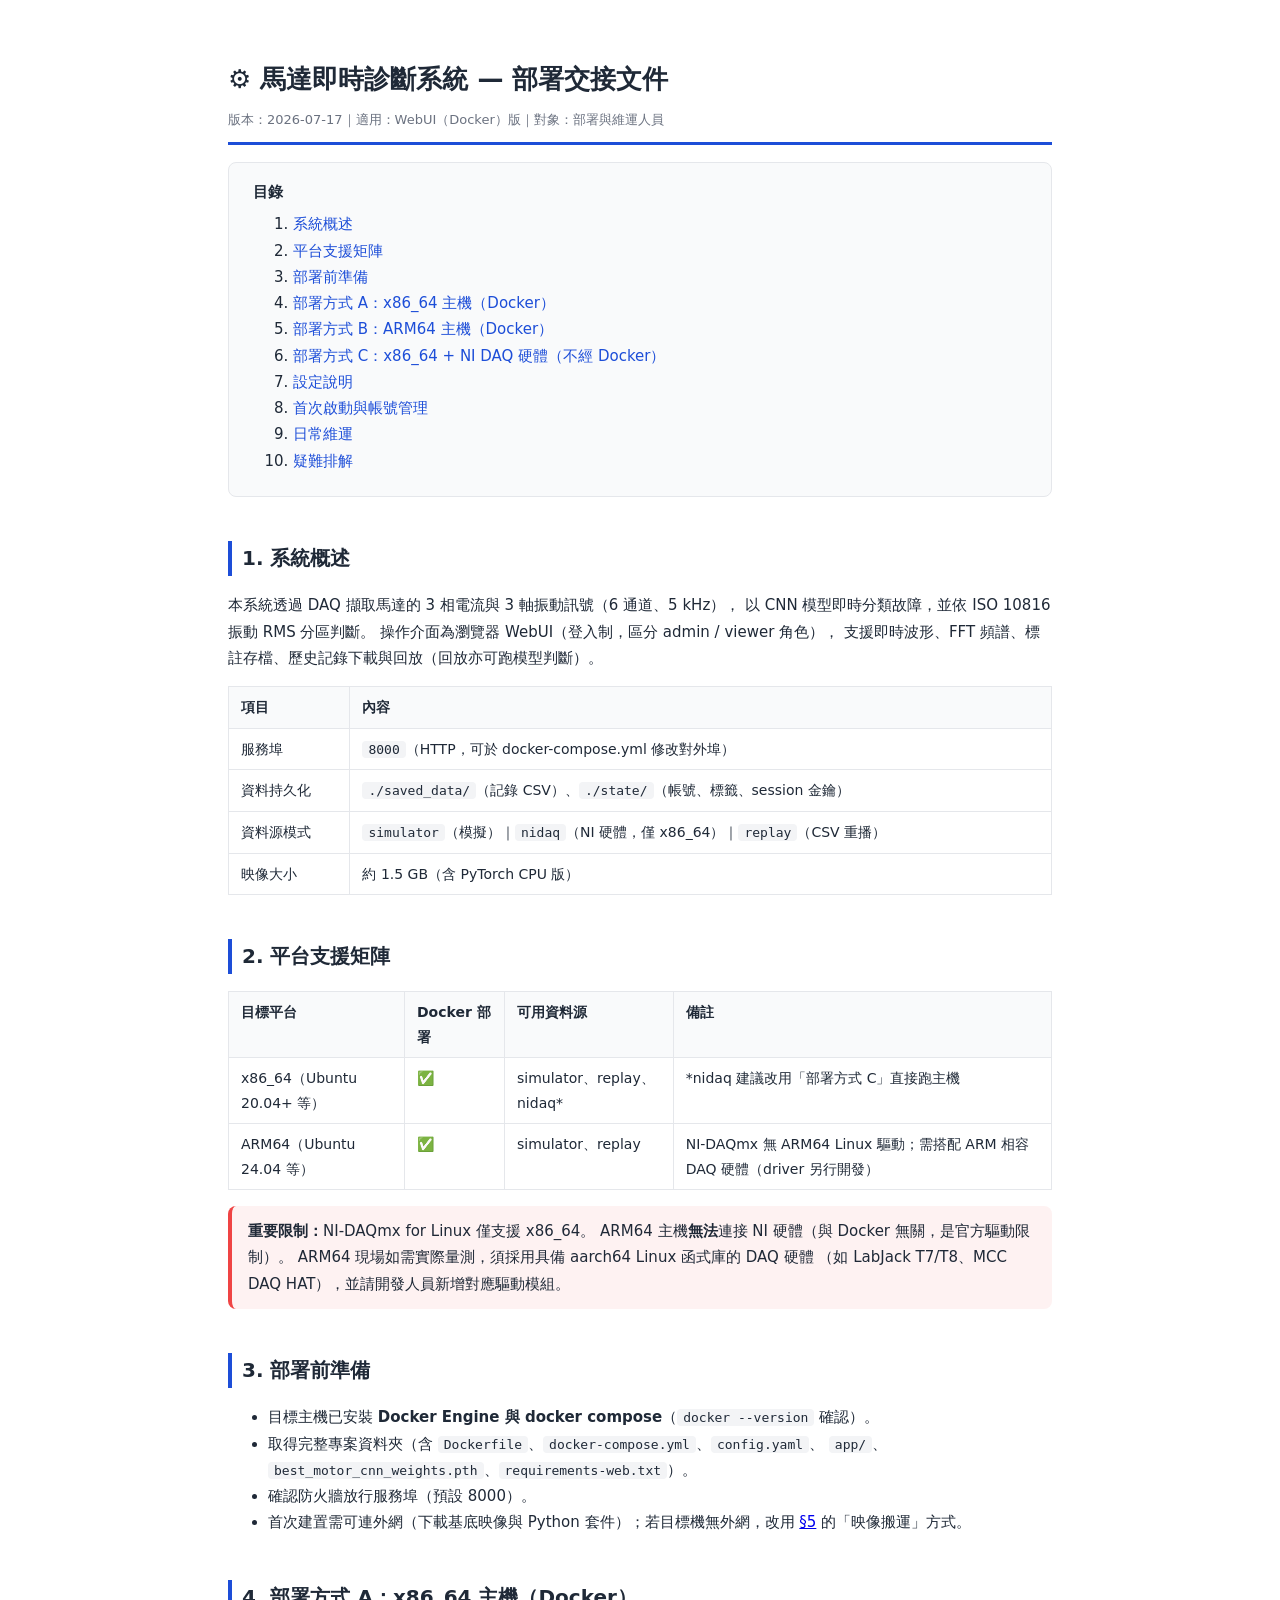
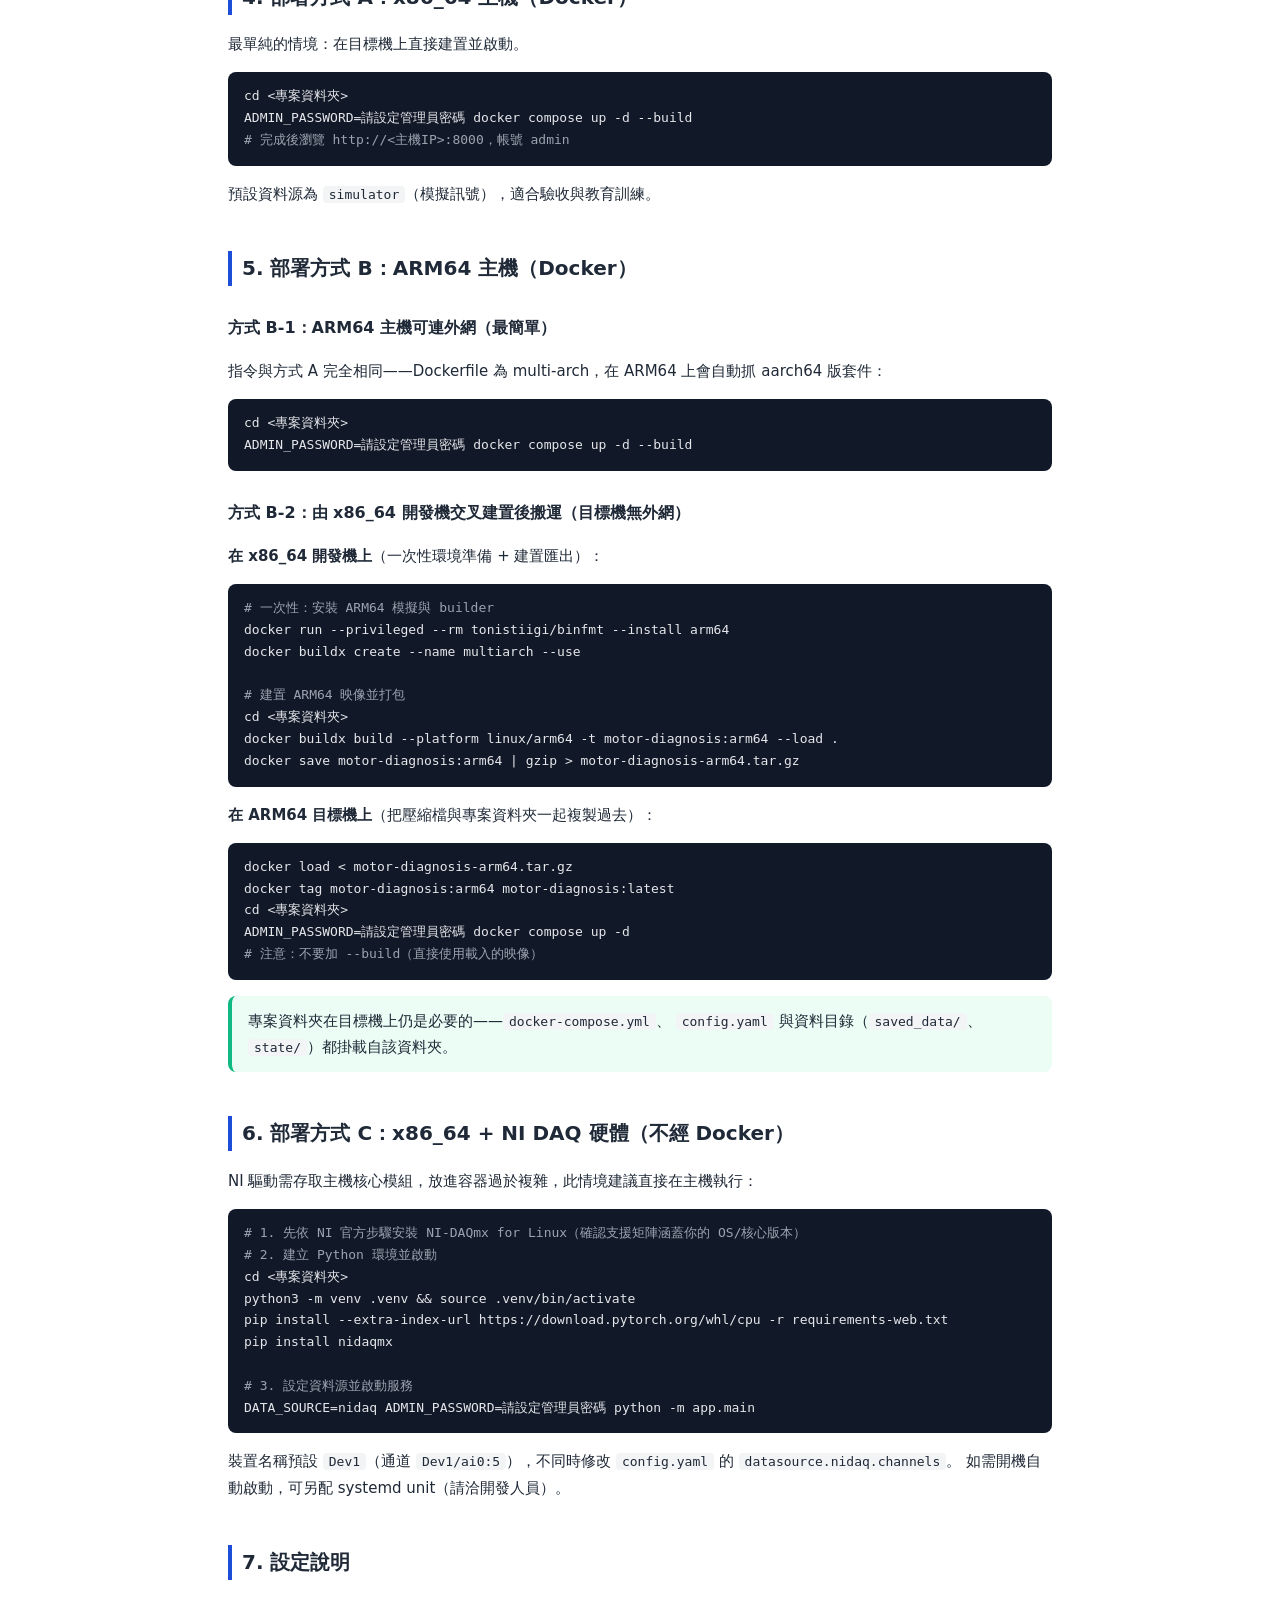
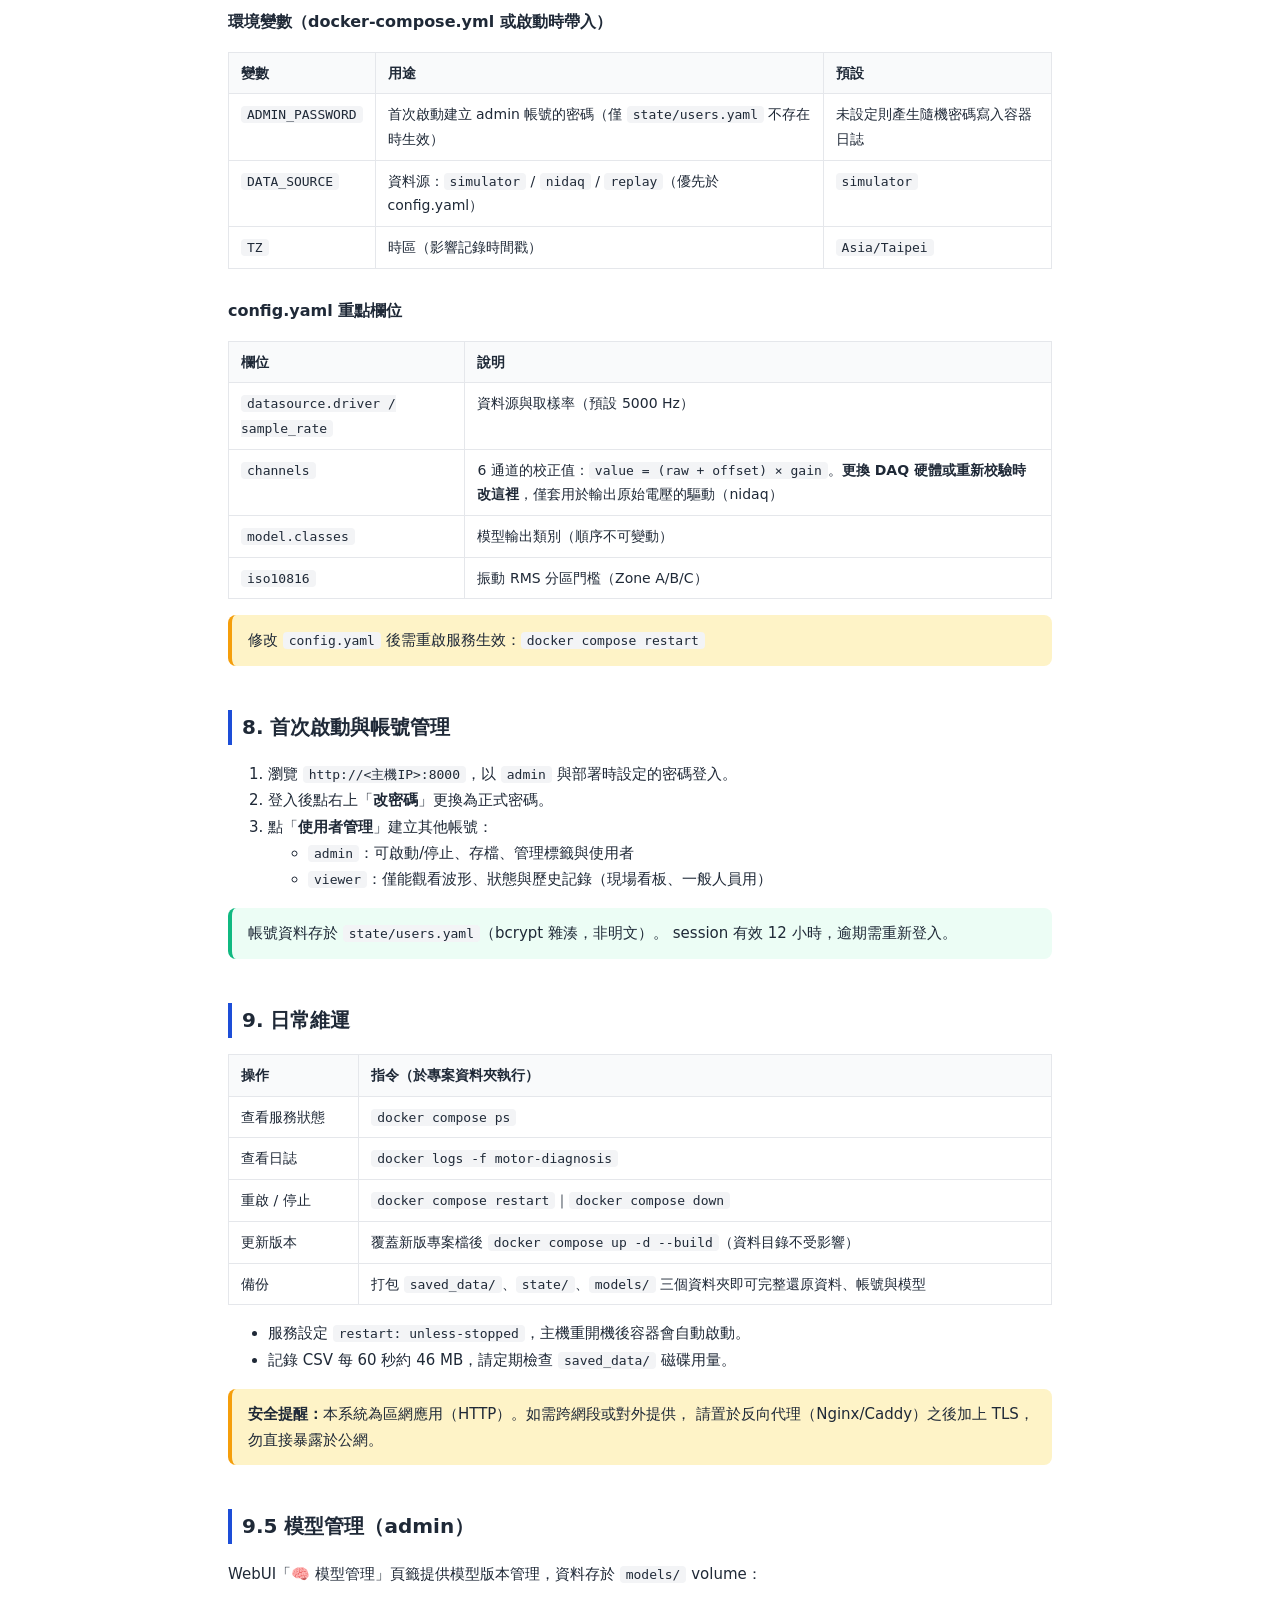
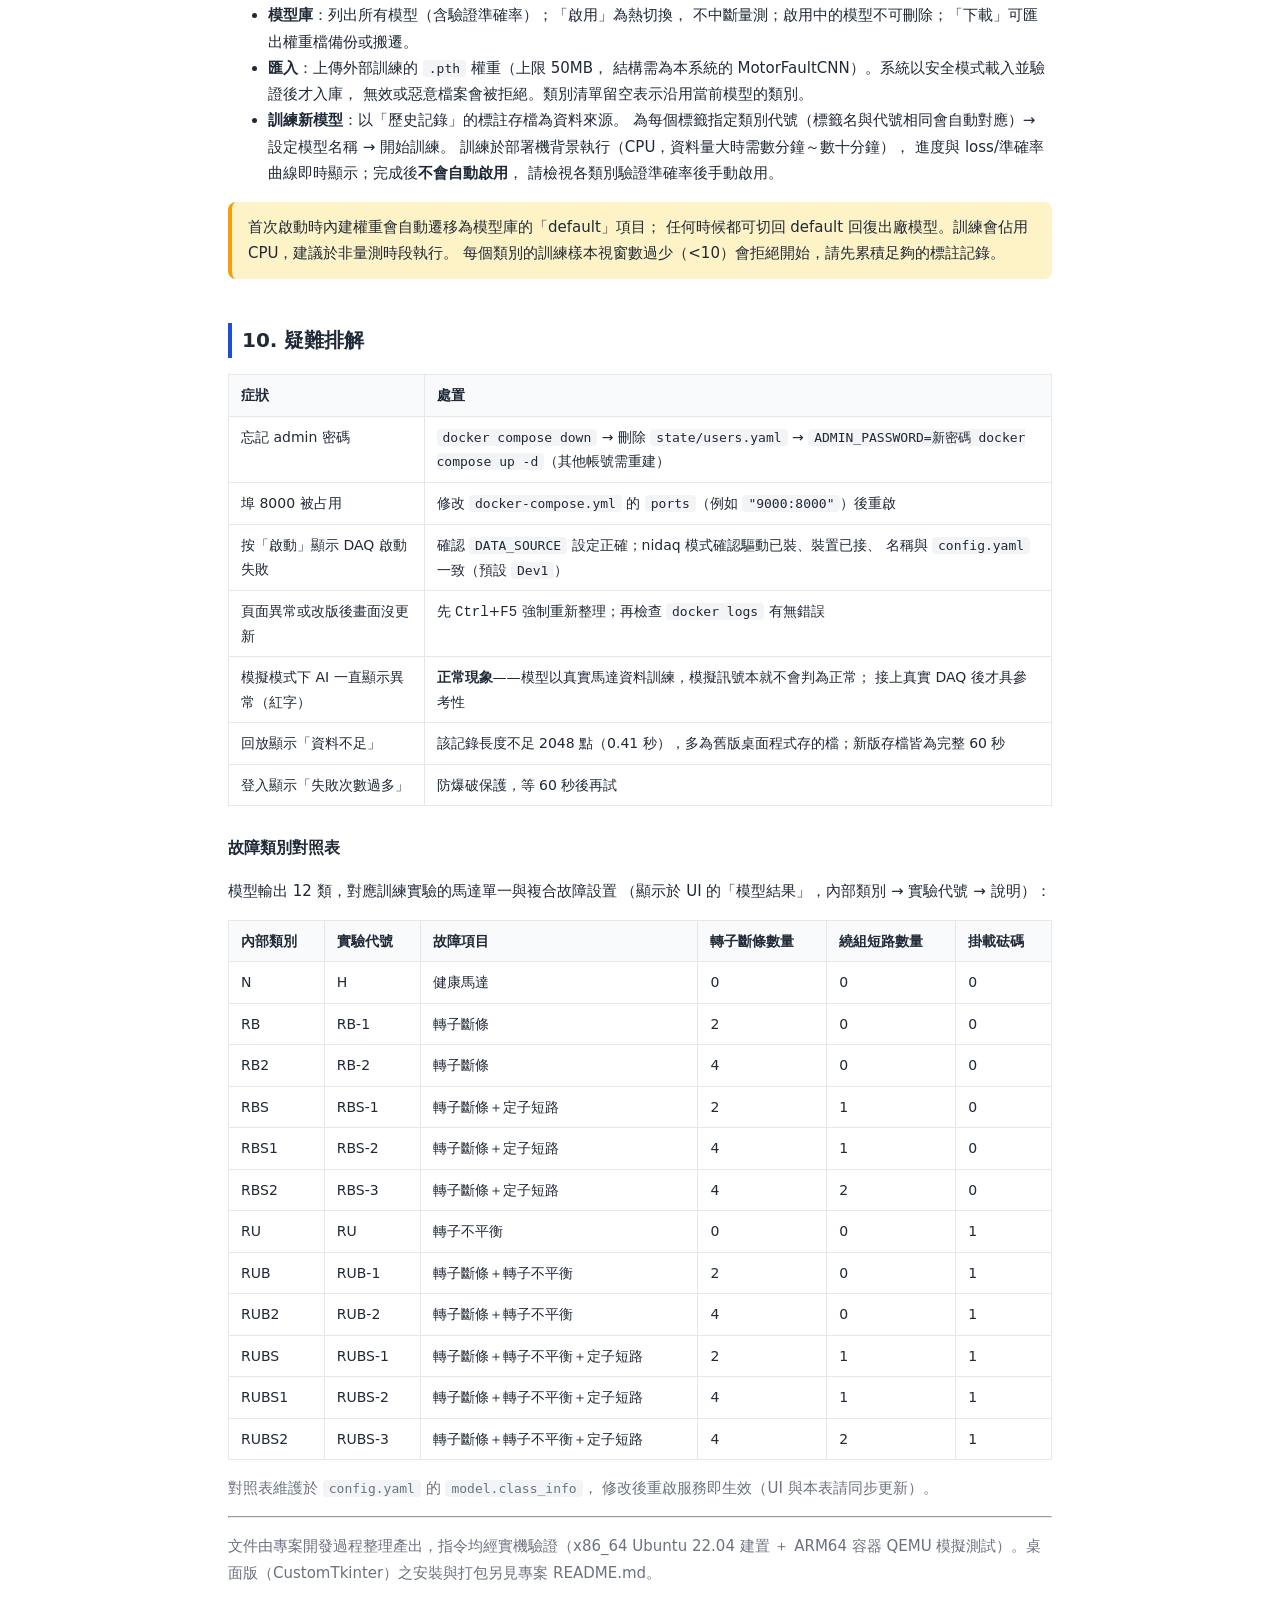
<file: HANDOVER.html>
<!DOCTYPE html>
<html lang="zh-Hant">
<head>
<meta charset="utf-8">
<meta name="viewport" content="width=device-width, initial-scale=1">
<title>馬達即時診斷系統 — 部署交接文件</title>
<style>
  :root {
    --ink: #1f2937; --muted: #6b7280; --line: #e5e7eb;
    --accent: #1d4ed8; --bg-code: #f3f4f6; --warn-bg: #fef3c7; --warn-line: #f59e0b;
    --ok-bg: #ecfdf5; --ok-line: #10b981; --danger-bg: #fef2f2; --danger-line: #ef4444;
  }
  * { box-sizing: border-box; }
  body {
    font-family: "Noto Sans TC", "Microsoft JhengHei", system-ui, sans-serif;
    color: var(--ink); margin: 0; line-height: 1.75; font-size: 15px;
    background: #fff;
  }
  .wrap { max-width: 880px; margin: 0 auto; padding: 40px 28px 80px; }
  h1 { font-size: 26px; border-bottom: 3px solid var(--accent); padding-bottom: 10px; }
  h1 small { display: block; font-size: 13px; color: var(--muted); font-weight: normal; margin-top: 6px; }
  h2 { font-size: 20px; margin-top: 44px; padding-left: 10px; border-left: 4px solid var(--accent); }
  h3 { font-size: 16px; margin-top: 28px; }
  code { background: var(--bg-code); padding: 1px 6px; border-radius: 4px; font-size: 13px;
         font-family: Consolas, "DejaVu Sans Mono", monospace; }
  pre { background: #111827; color: #e5e7eb; padding: 14px 16px; border-radius: 8px;
        overflow-x: auto; font-size: 13px; line-height: 1.6; }
  pre code { background: none; color: inherit; padding: 0; }
  pre .c { color: #9ca3af; }  /* 註解 */
  table { border-collapse: collapse; width: 100%; margin: 14px 0; font-size: 14px; }
  th, td { border: 1px solid var(--line); padding: 8px 12px; text-align: left; vertical-align: top; }
  th { background: #f9fafb; }
  .note, .warn, .danger {
    border-radius: 8px; padding: 12px 16px; margin: 16px 0; border-left: 4px solid;
  }
  .note   { background: var(--ok-bg);     border-color: var(--ok-line); }
  .warn   { background: var(--warn-bg);   border-color: var(--warn-line); }
  .danger { background: var(--danger-bg); border-color: var(--danger-line); }
  .toc { background: #f9fafb; border: 1px solid var(--line); border-radius: 8px; padding: 16px 24px; }
  .toc a { color: var(--accent); text-decoration: none; }
  .toc ol { margin: 6px 0; }
  .muted { color: var(--muted); }
  @media print {
    body { font-size: 12px; }
    pre { white-space: pre-wrap; }
    h2 { page-break-after: avoid; }
  }
</style>
</head>
<body>
<div class="wrap">

<h1>⚙️ 馬達即時診斷系統 — 部署交接文件
  <small>版本：2026-07-17｜適用：WebUI（Docker）版｜對象：部署與維運人員</small>
</h1>

<div class="toc">
<strong>目錄</strong>
<ol>
  <li><a href="#overview">系統概述</a></li>
  <li><a href="#matrix">平台支援矩陣</a></li>
  <li><a href="#prereq">部署前準備</a></li>
  <li><a href="#deploy-x64">部署方式 A：x86_64 主機（Docker）</a></li>
  <li><a href="#deploy-arm">部署方式 B：ARM64 主機（Docker）</a></li>
  <li><a href="#deploy-ni">部署方式 C：x86_64 + NI DAQ 硬體（不經 Docker）</a></li>
  <li><a href="#config">設定說明</a></li>
  <li><a href="#firstrun">首次啟動與帳號管理</a></li>
  <li><a href="#ops">日常維運</a></li>
  <li><a href="#trouble">疑難排解</a></li>
</ol>
</div>

<h2 id="overview">1. 系統概述</h2>
<p>本系統透過 DAQ 擷取馬達的 3 相電流與 3 軸振動訊號（6 通道、5&nbsp;kHz），
以 CNN 模型即時分類故障，並依 ISO&nbsp;10816 振動 RMS 分區判斷。
操作介面為瀏覽器 WebUI（登入制，區分 admin / viewer 角色），
支援即時波形、FFT 頻譜、標註存檔、歷史記錄下載與回放（回放亦可跑模型判斷）。</p>

<table>
  <tr><th>項目</th><th>內容</th></tr>
  <tr><td>服務埠</td><td><code>8000</code>（HTTP，可於 docker-compose.yml 修改對外埠）</td></tr>
  <tr><td>資料持久化</td><td><code>./saved_data/</code>（記錄 CSV）、<code>./state/</code>（帳號、標籤、session 金鑰）</td></tr>
  <tr><td>資料源模式</td><td><code>simulator</code>（模擬）｜<code>nidaq</code>（NI 硬體，僅 x86_64）｜<code>replay</code>（CSV 重播）</td></tr>
  <tr><td>映像大小</td><td>約 1.5&nbsp;GB（含 PyTorch CPU 版）</td></tr>
</table>

<h2 id="matrix">2. 平台支援矩陣</h2>
<table>
  <tr><th>目標平台</th><th>Docker 部署</th><th>可用資料源</th><th>備註</th></tr>
  <tr>
    <td>x86_64（Ubuntu 20.04+ 等）</td><td>✅</td>
    <td>simulator、replay、nidaq*</td>
    <td>*nidaq 建議改用「部署方式 C」直接跑主機</td>
  </tr>
  <tr>
    <td>ARM64（Ubuntu 24.04 等）</td><td>✅</td>
    <td>simulator、replay</td>
    <td>NI-DAQmx 無 ARM64 Linux 驅動；需搭配 ARM 相容 DAQ 硬體（driver 另行開發）</td>
  </tr>
</table>
<div class="danger"><strong>重要限制：</strong>NI-DAQmx for Linux 僅支援 x86_64。
ARM64 主機<strong>無法</strong>連接 NI 硬體（與 Docker 無關，是官方驅動限制）。
ARM64 現場如需實際量測，須採用具備 aarch64 Linux 函式庫的 DAQ 硬體
（如 LabJack T7/T8、MCC DAQ HAT），並請開發人員新增對應驅動模組。</div>

<h2 id="prereq">3. 部署前準備</h2>
<ul>
  <li>目標主機已安裝 <strong>Docker Engine 與 docker compose</strong>（<code>docker --version</code> 確認）。</li>
  <li>取得完整專案資料夾（含 <code>Dockerfile</code>、<code>docker-compose.yml</code>、<code>config.yaml</code>、
      <code>app/</code>、<code>best_motor_cnn_weights.pth</code>、<code>requirements-web.txt</code>）。</li>
  <li>確認防火牆放行服務埠（預設 8000）。</li>
  <li>首次建置需可連外網（下載基底映像與 Python 套件）；若目標機無外網，改用
      <a href="#deploy-arm">§5</a> 的「映像搬運」方式。</li>
</ul>

<h2 id="deploy-x64">4. 部署方式 A：x86_64 主機（Docker）</h2>
<p>最單純的情境：在目標機上直接建置並啟動。</p>
<pre><code>cd &lt;專案資料夾&gt;
ADMIN_PASSWORD=請設定管理員密碼 docker compose up -d --build
<span class="c"># 完成後瀏覽 http://&lt;主機IP&gt;:8000，帳號 admin</span></code></pre>
<p>預設資料源為 <code>simulator</code>（模擬訊號），適合驗收與教育訓練。</p>

<h2 id="deploy-arm">5. 部署方式 B：ARM64 主機（Docker）</h2>

<h3>方式 B-1：ARM64 主機可連外網（最簡單）</h3>
<p>指令與方式 A 完全相同——Dockerfile 為 multi-arch，在 ARM64 上會自動抓 aarch64 版套件：</p>
<pre><code>cd &lt;專案資料夾&gt;
ADMIN_PASSWORD=請設定管理員密碼 docker compose up -d --build</code></pre>

<h3>方式 B-2：由 x86_64 開發機交叉建置後搬運（目標機無外網）</h3>
<p><strong>在 x86_64 開發機上</strong>（一次性環境準備 + 建置匯出）：</p>
<pre><code><span class="c"># 一次性：安裝 ARM64 模擬與 builder</span>
docker run --privileged --rm tonistiigi/binfmt --install arm64
docker buildx create --name multiarch --use

<span class="c"># 建置 ARM64 映像並打包</span>
cd &lt;專案資料夾&gt;
docker buildx build --platform linux/arm64 -t motor-diagnosis:arm64 --load .
docker save motor-diagnosis:arm64 | gzip &gt; motor-diagnosis-arm64.tar.gz</code></pre>
<p><strong>在 ARM64 目標機上</strong>（把壓縮檔與專案資料夾一起複製過去）：</p>
<pre><code>docker load &lt; motor-diagnosis-arm64.tar.gz
docker tag motor-diagnosis:arm64 motor-diagnosis:latest
cd &lt;專案資料夾&gt;
ADMIN_PASSWORD=請設定管理員密碼 docker compose up -d
<span class="c"># 注意：不要加 --build（直接使用載入的映像）</span></code></pre>
<div class="note">專案資料夾在目標機上仍是必要的——<code>docker-compose.yml</code>、
<code>config.yaml</code> 與資料目錄（<code>saved_data/</code>、<code>state/</code>）都掛載自該資料夾。</div>

<h2 id="deploy-ni">6. 部署方式 C：x86_64 + NI DAQ 硬體（不經 Docker）</h2>
<p>NI 驅動需存取主機核心模組，放進容器過於複雜，此情境建議直接在主機執行：</p>
<pre><code><span class="c"># 1. 先依 NI 官方步驟安裝 NI-DAQmx for Linux（確認支援矩陣涵蓋你的 OS/核心版本）</span>
<span class="c"># 2. 建立 Python 環境並啟動</span>
cd &lt;專案資料夾&gt;
python3 -m venv .venv &amp;&amp; source .venv/bin/activate
pip install --extra-index-url https://download.pytorch.org/whl/cpu -r requirements-web.txt
pip install nidaqmx

<span class="c"># 3. 設定資料源並啟動服務</span>
DATA_SOURCE=nidaq ADMIN_PASSWORD=請設定管理員密碼 python -m app.main</code></pre>
<p>裝置名稱預設 <code>Dev1</code>（通道 <code>Dev1/ai0:5</code>），不同時修改
<code>config.yaml</code> 的 <code>datasource.nidaq.channels</code>。
如需開機自動啟動，可另配 systemd unit（請洽開發人員）。</p>

<h2 id="config">7. 設定說明</h2>

<h3>環境變數（docker-compose.yml 或啟動時帶入）</h3>
<table>
  <tr><th>變數</th><th>用途</th><th>預設</th></tr>
  <tr><td><code>ADMIN_PASSWORD</code></td><td>首次啟動建立 admin 帳號的密碼（僅 <code>state/users.yaml</code> 不存在時生效）</td><td>未設定則產生隨機密碼寫入容器日誌</td></tr>
  <tr><td><code>DATA_SOURCE</code></td><td>資料源：<code>simulator</code> / <code>nidaq</code> / <code>replay</code>（優先於 config.yaml）</td><td><code>simulator</code></td></tr>
  <tr><td><code>TZ</code></td><td>時區（影響記錄時間戳）</td><td><code>Asia/Taipei</code></td></tr>
</table>

<h3>config.yaml 重點欄位</h3>
<table>
  <tr><th>欄位</th><th>說明</th></tr>
  <tr><td><code>datasource.driver / sample_rate</code></td><td>資料源與取樣率（預設 5000&nbsp;Hz）</td></tr>
  <tr><td><code>channels</code></td><td>6 通道的校正值：<code>value = (raw + offset) × gain</code>。<strong>更換 DAQ 硬體或重新校驗時改這裡</strong>，僅套用於輸出原始電壓的驅動（nidaq）</td></tr>
  <tr><td><code>model.classes</code></td><td>模型輸出類別（順序不可變動）</td></tr>
  <tr><td><code>iso10816</code></td><td>振動 RMS 分區門檻（Zone A/B/C）</td></tr>
</table>
<div class="warn">修改 <code>config.yaml</code> 後需重啟服務生效：<code>docker compose restart</code></div>

<h2 id="firstrun">8. 首次啟動與帳號管理</h2>
<ol>
  <li>瀏覽 <code>http://&lt;主機IP&gt;:8000</code>，以 <code>admin</code> 與部署時設定的密碼登入。</li>
  <li>登入後點右上「<strong>改密碼</strong>」更換為正式密碼。</li>
  <li>點「<strong>使用者管理</strong>」建立其他帳號：
    <ul>
      <li><code>admin</code>：可啟動/停止、存檔、管理標籤與使用者</li>
      <li><code>viewer</code>：僅能觀看波形、狀態與歷史記錄（現場看板、一般人員用）</li>
    </ul>
  </li>
</ol>
<div class="note">帳號資料存於 <code>state/users.yaml</code>（bcrypt 雜湊，非明文）。
session 有效 12 小時，逾期需重新登入。</div>

<h2 id="ops">9. 日常維運</h2>
<table>
  <tr><th>操作</th><th>指令（於專案資料夾執行）</th></tr>
  <tr><td>查看服務狀態</td><td><code>docker compose ps</code></td></tr>
  <tr><td>查看日誌</td><td><code>docker logs -f motor-diagnosis</code></td></tr>
  <tr><td>重啟 / 停止</td><td><code>docker compose restart</code>｜<code>docker compose down</code></td></tr>
  <tr><td>更新版本</td><td>覆蓋新版專案檔後 <code>docker compose up -d --build</code>（資料目錄不受影響）</td></tr>
  <tr><td>備份</td><td>打包 <code>saved_data/</code>、<code>state/</code>、<code>models/</code> 三個資料夾即可完整還原資料、帳號與模型</td></tr>
</table>
<ul>
  <li>服務設定 <code>restart: unless-stopped</code>，主機重開機後容器會自動啟動。</li>
  <li>記錄 CSV 每 60 秒約 46&nbsp;MB，請定期檢查 <code>saved_data/</code> 磁碟用量。</li>
</ul>
<div class="warn"><strong>安全提醒：</strong>本系統為區網應用（HTTP）。如需跨網段或對外提供，
請置於反向代理（Nginx/Caddy）之後加上 TLS，勿直接暴露於公網。</div>

<h2 id="models">9.5 模型管理（admin）</h2>
<p>WebUI「🧠 模型管理」頁籤提供模型版本管理，資料存於 <code>models/</code> volume：</p>
<ul>
  <li><strong>模型庫</strong>：列出所有模型（含驗證準確率）；「啟用」為熱切換，
      不中斷量測；啟用中的模型不可刪除；「下載」可匯出權重檔備份或搬遷。</li>
  <li><strong>匯入</strong>：上傳外部訓練的 <code>.pth</code> 權重（上限 50MB，
      結構需為本系統的 MotorFaultCNN）。系統以安全模式載入並驗證後才入庫，
      無效或惡意檔案會被拒絕。類別清單留空表示沿用當前模型的類別。</li>
  <li><strong>訓練新模型</strong>：以「歷史記錄」的標註存檔為資料來源。
      為每個標籤指定類別代號（標籤名與代號相同會自動對應）→ 設定模型名稱 → 開始訓練。
      訓練於部署機背景執行（CPU，資料量大時需數分鐘～數十分鐘），
      進度與 loss/準確率曲線即時顯示；完成後<strong>不會自動啟用</strong>，
      請檢視各類別驗證準確率後手動啟用。</li>
</ul>
<div class="warn">首次啟動時內建權重會自動遷移為模型庫的「default」項目；
任何時候都可切回 default 回復出廠模型。訓練會佔用 CPU，建議於非量測時段執行。
每個類別的訓練樣本視窗數過少（&lt;10）會拒絕開始，請先累積足夠的標註記錄。</div>

<h2 id="trouble">10. 疑難排解</h2>
<table>
  <tr><th>症狀</th><th>處置</th></tr>
  <tr>
    <td>忘記 admin 密碼</td>
    <td><code>docker compose down</code> → 刪除 <code>state/users.yaml</code> →
        <code>ADMIN_PASSWORD=新密碼 docker compose up -d</code>（其他帳號需重建）</td>
  </tr>
  <tr>
    <td>埠 8000 被占用</td>
    <td>修改 <code>docker-compose.yml</code> 的 <code>ports</code>（例如 <code>"9000:8000"</code>）後重啟</td>
  </tr>
  <tr>
    <td>按「啟動」顯示 DAQ 啟動失敗</td>
    <td>確認 <code>DATA_SOURCE</code> 設定正確；nidaq 模式確認驅動已裝、裝置已接、
        名稱與 <code>config.yaml</code> 一致（預設 <code>Dev1</code>）</td>
  </tr>
  <tr>
    <td>頁面異常或改版後畫面沒更新</td>
    <td>先 <kbd>Ctrl</kbd>+<kbd>F5</kbd> 強制重新整理；再檢查 <code>docker logs</code> 有無錯誤</td>
  </tr>
  <tr>
    <td>模擬模式下 AI 一直顯示異常（紅字）</td>
    <td><strong>正常現象</strong>——模型以真實馬達資料訓練，模擬訊號本就不會判為正常；
        接上真實 DAQ 後才具參考性</td>
  </tr>
  <tr>
    <td>回放顯示「資料不足」</td>
    <td>該記錄長度不足 2048 點（0.41 秒），多為舊版桌面程式存的檔；新版存檔皆為完整 60 秒</td>
  </tr>
  <tr>
    <td>登入顯示「失敗次數過多」</td>
    <td>防爆破保護，等 60 秒後再試</td>
  </tr>
</table>

<h3>故障類別對照表</h3>
<p>模型輸出 12 類，對應訓練實驗的馬達單一與複合故障設置
（顯示於 UI 的「模型結果」，內部類別 → 實驗代號 → 說明）：</p>
<table>
  <tr><th>內部類別</th><th>實驗代號</th><th>故障項目</th><th>轉子斷條數量</th><th>繞組短路數量</th><th>掛載砝碼</th></tr>
  <tr><td>N</td><td>H</td><td>健康馬達</td><td>0</td><td>0</td><td>0</td></tr>
  <tr><td>RB</td><td>RB-1</td><td>轉子斷條</td><td>2</td><td>0</td><td>0</td></tr>
  <tr><td>RB2</td><td>RB-2</td><td>轉子斷條</td><td>4</td><td>0</td><td>0</td></tr>
  <tr><td>RBS</td><td>RBS-1</td><td>轉子斷條＋定子短路</td><td>2</td><td>1</td><td>0</td></tr>
  <tr><td>RBS1</td><td>RBS-2</td><td>轉子斷條＋定子短路</td><td>4</td><td>1</td><td>0</td></tr>
  <tr><td>RBS2</td><td>RBS-3</td><td>轉子斷條＋定子短路</td><td>4</td><td>2</td><td>0</td></tr>
  <tr><td>RU</td><td>RU</td><td>轉子不平衡</td><td>0</td><td>0</td><td>1</td></tr>
  <tr><td>RUB</td><td>RUB-1</td><td>轉子斷條＋轉子不平衡</td><td>2</td><td>0</td><td>1</td></tr>
  <tr><td>RUB2</td><td>RUB-2</td><td>轉子斷條＋轉子不平衡</td><td>4</td><td>0</td><td>1</td></tr>
  <tr><td>RUBS</td><td>RUBS-1</td><td>轉子斷條＋轉子不平衡＋定子短路</td><td>2</td><td>1</td><td>1</td></tr>
  <tr><td>RUBS1</td><td>RUBS-2</td><td>轉子斷條＋轉子不平衡＋定子短路</td><td>4</td><td>1</td><td>1</td></tr>
  <tr><td>RUBS2</td><td>RUBS-3</td><td>轉子斷條＋轉子不平衡＋定子短路</td><td>4</td><td>2</td><td>1</td></tr>
</table>
<p class="muted">對照表維護於 <code>config.yaml</code> 的 <code>model.class_info</code>，
修改後重啟服務即生效（UI 與本表請同步更新）。</p>

<hr>
<p class="muted">文件由專案開發過程整理產出，指令均經實機驗證（x86_64 Ubuntu 22.04 建置
＋ ARM64 容器 QEMU 模擬測試）。桌面版（CustomTkinter）之安裝與打包另見專案 README.md。</p>

</div>
</body>
</html>
</file>
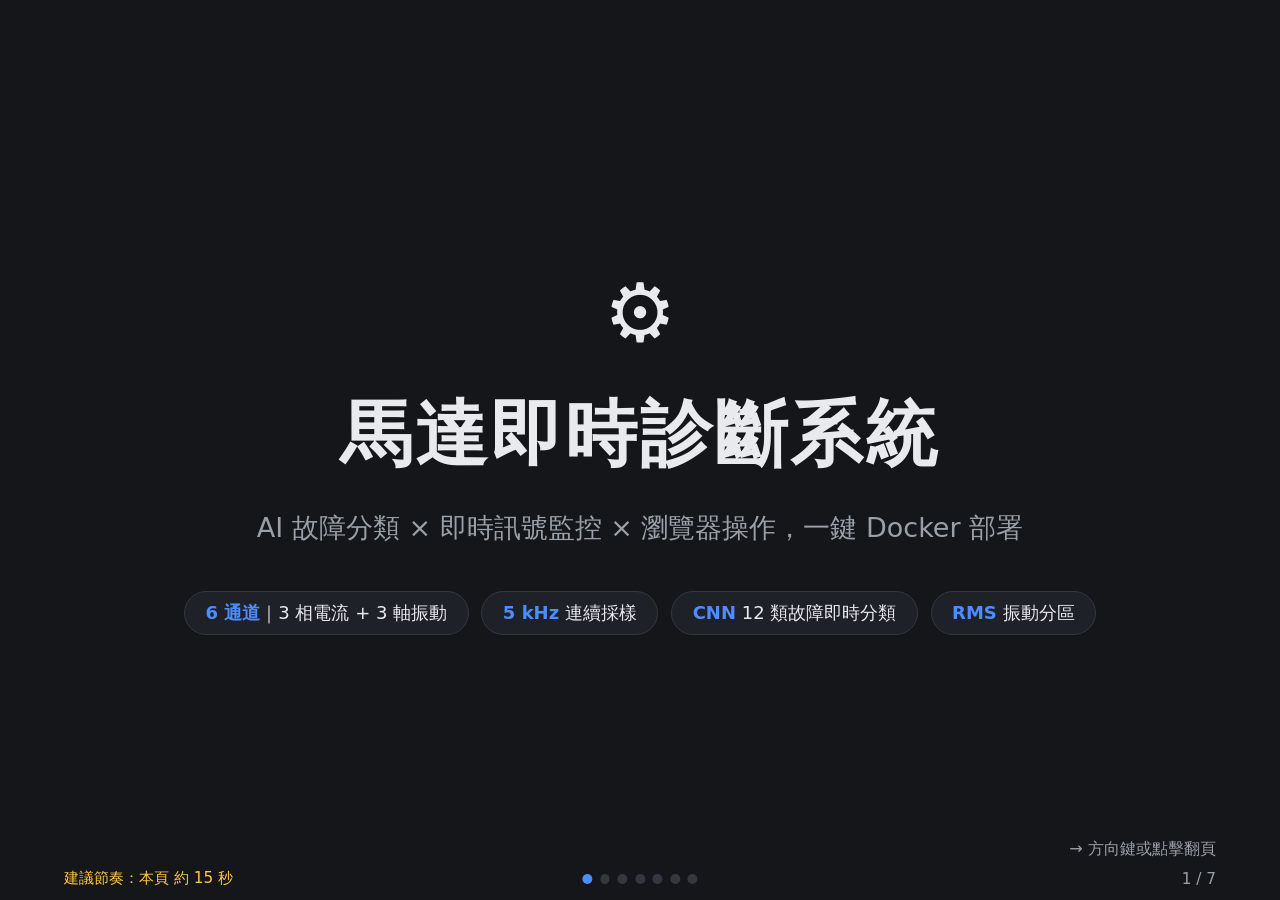
<file: docs/intro.html>
<!DOCTYPE html>
<html lang="zh-Hant">
<head>
<meta charset="utf-8">
<meta name="viewport" content="width=device-width, initial-scale=1">
<title>馬達即時診斷系統 — 3 分鐘介紹</title>
<style>
  :root {
    --bg: #14161a; --panel: #1e2128; --line: #33373f;
    --text: #e8eaed; --muted: #9aa0a8;
    --accent: #4c8dff; --green: #00e08a; --amber: #ffc843; --red: #ff5c5c;
  }
  * { box-sizing: border-box; margin: 0; }
  html, body { height: 100%; background: var(--bg); overflow: hidden; }
  body {
    font-family: "Noto Sans TC", "Microsoft JhengHei", system-ui, sans-serif;
    color: var(--text);
  }

  .slide {
    position: absolute; inset: 0; display: none;
    flex-direction: column; padding: 4.5vh 5vw;
  }
  .slide.active { display: flex; }

  /* ── 頁首 ── */
  .slide-head { display: flex; align-items: baseline; gap: 1.2vw; margin-bottom: 3.2vh; }
  .slide-head .no { color: var(--accent); font-size: 2vh; font-weight: bold; letter-spacing: .1em; }
  h2 { font-size: 4.6vh; font-weight: 700; }
  .head-sub { color: var(--muted); font-size: 2vh; margin-left: auto; }

  /* ── 封面 ── */
  .cover { justify-content: center; align-items: center; text-align: center; gap: 3vh; }
  .cover .logo { font-size: 9vh; }
  .cover h1 { font-size: 8vh; letter-spacing: .04em; }
  .cover .tagline { font-size: 3vh; color: var(--muted); }
  .cover .chips { display: flex; gap: 1vw; flex-wrap: wrap; justify-content: center; margin-top: 2vh; }
  .chip {
    border: 1px solid var(--line); background: var(--panel); border-radius: 99px;
    padding: 1vh 1.6vw; font-size: 2vh; color: var(--text);
  }
  .chip b { color: var(--accent); }

  /* ── 內容排版 ── */
  .cols { display: flex; gap: 3vw; flex: 1; min-height: 0; align-items: center; }
  .shot-wrap { flex: 1.5; min-width: 0; align-self: center; }
  .shot {
    width: 100%; border-radius: 12px; border: 1px solid var(--line);
    box-shadow: 0 18px 50px rgba(0,0,0,.5); display: block;
  }
  .points { flex: 1; display: flex; flex-direction: column; gap: 2.6vh; }
  .point { display: flex; gap: 1vw; align-items: flex-start; }
  .point .ico { font-size: 3.2vh; line-height: 1.3; }
  .point b { font-size: 2.7vh; display: block; margin-bottom: .4vh; }
  .point p { font-size: 2.1vh; color: var(--muted); line-height: 1.55; }
  .point .hl { color: var(--green); font-weight: 700; }

  /* ── 純文字頁（概述 / 部署 / 總結）── */
  .grid { display: grid; grid-template-columns: 1fr 1fr; gap: 2.4vh 2.4vw; flex: 1; align-content: center; }
  .tile {
    background: var(--panel); border: 1px solid var(--line); border-radius: 14px;
    padding: 3vh 1.8vw;
  }
  .tile .ico { font-size: 4.2vh; }
  .tile b { display: block; font-size: 2.8vh; margin: 1.2vh 0 .8vh; }
  .tile p { font-size: 2vh; color: var(--muted); line-height: 1.55; }
  .tile p .hl { color: var(--accent); font-weight: 700; }

  .flow { display: flex; align-items: center; justify-content: center; gap: 1.4vw; flex-wrap: wrap; margin-top: 3vh; }
  .flow .step {
    background: var(--panel); border: 1px solid var(--line); border-radius: 12px;
    padding: 1.6vh 1.6vw; font-size: 2.2vh; text-align: center;
  }
  .flow .step small { display: block; color: var(--muted); font-size: 1.7vh; margin-top: .5vh; }
  .flow .arr { color: var(--accent); font-size: 3vh; }

  /* ── 頁尾 / 導覽 ── */
  .footer {
    position: absolute; left: 0; right: 0; bottom: 0;
    display: flex; align-items: center; padding: 1.2vh 5vw; font-size: 1.7vh; color: var(--muted);
  }
  .footer .timer { color: var(--amber); }
  .dots { position: absolute; left: 50%; transform: translateX(-50%); display: flex; gap: .6vw; }
  .dot { width: 1.1vh; height: 1.1vh; border-radius: 50%; background: var(--line); cursor: pointer; }
  .dot.on { background: var(--accent); }
  .pageno { margin-left: auto; }
  .hint { position: absolute; right: 5vw; bottom: 4.5vh; color: var(--muted); font-size: 1.8vh; animation: fade 2.4s infinite alternate; }
  @keyframes fade { from { opacity: .35; } to { opacity: 1; } }
</style>
</head>
<body>

<!-- 1 封面 -->
<section class="slide cover active">
  <div class="logo">⚙️</div>
  <h1>馬達即時診斷系統</h1>
  <p class="tagline">AI 故障分類 × 即時訊號監控 × 瀏覽器操作，一鍵 Docker 部署</p>
  <div class="chips">
    <span class="chip"><b>6 通道</b>｜3 相電流 + 3 軸振動</span>
    <span class="chip"><b>5 kHz</b> 連續採樣</span>
    <span class="chip"><b>CNN</b> 12 類故障即時分類</span>
    <span class="chip"><b>RMS</b> 振動分區</span>
  </div>
  <p class="hint">→ 方向鍵或點擊翻頁</p>
</section>

<!-- 2 系統概述 -->
<section class="slide">
  <div class="slide-head"><span class="no">01</span><h2>這是什麼系統？</h2>
    <span class="head-sub">從訊號到診斷，一站完成</span></div>
  <div class="grid">
    <div class="tile"><span class="ico">📡</span><b>擷取</b>
      <p>DAQ 同步擷取馬達 3 相電流與 3 軸振動，<span class="hl">5000 Hz</span> 連續串流，驅動插件化——換硬體只改設定檔。</p></div>
    <div class="tile"><span class="ico">🧠</span><b>診斷</b>
      <p>1D-CNN 每秒分類一次，涵蓋<span class="hl">轉子斷條、定子短路、轉子不平衡</span>及其複合故障共 12 類，並附故障程度說明。</p></div>
    <div class="tile"><span class="ico">🌐</span><b>操作</b>
      <p>純瀏覽器 WebUI，多人同時觀看；<span class="hl">admin / viewer</span> 權限分級，登入保護與操作稽核日誌。</p></div>
    <div class="tile"><span class="ico">📦</span><b>部署</b>
      <p>Docker 單一映像，<span class="hl">x86_64 與 ARM64</span> 通用；資料、帳號、模型全部 volume 持久化。</p></div>
  </div>
</section>

<!-- 3 即時監控 -->
<section class="slide">
  <div class="slide-head"><span class="no">02</span><h2>即時監控</h2>
    <span class="head-sub">波形、頻譜、AI 判斷同一畫面</span></div>
  <div class="cols">
    <div class="shot-wrap"><img class="shot" src="pictures/即時監控.png" alt="即時監控畫面"></div>
    <div class="points">
      <div class="point"><span class="ico">📊</span><div><b>即時波形 20 fps</b>
        <p>電流／振動六通道即時串流，可勾選通道、拖曳放大、hover 讀值。</p></div></div>
      <div class="point"><span class="ico">📈</span><div><b>FFT 頻譜</b>
        <p>即時頻譜同步更新，轉頻、線頻邊帶一目瞭然，支援 dB 刻度。</p></div></div>
      <div class="point"><span class="ico">🚦</span><div><b>雙重判斷</b>
        <p>RMS 分區燈號 + <span class="hl">AI 模型結果與故障程度說明</span>，異常即時寫入警報日誌。</p></div></div>
      <div class="point"><span class="ico">💾</span><div><b>標註存檔</b>
        <p>一鍵把 60 秒完整歷史存成標註 CSV——這也是後續訓練的資料來源。</p></div></div>
    </div>
  </div>
</section>

<!-- 4 歷史記錄與回放 -->
<section class="slide">
  <div class="slide-head"><span class="no">03</span><h2>歷史記錄與回放</h2>
    <span class="head-sub">離線分析，同一套診斷邏輯</span></div>
  <div class="cols">
    <div class="shot-wrap"><img class="shot" src="pictures/歷史紀錄.png" alt="歷史記錄與回放畫面"></div>
    <div class="points">
      <div class="point"><span class="ico">🗂️</span><div><b>記錄管理</b>
        <p>標註存檔集中列表，可下載 CSV 供外部分析。</p></div></div>
      <div class="point"><span class="ico">⏪</span><div><b>時間軸回放</b>
        <p>拉桿瀏覽任意片段，波形以原始 5 kHz 解析度呈現，並提供該視窗的頻譜。</p></div></div>
      <div class="point"><span class="ico">🤖</span><div><b>回放即診斷</b>
        <p>拖到哪、判到哪——當前視窗即時送入模型，<span class="hl">逐段檢視歷史資料的診斷結果</span>。</p></div></div>
    </div>
  </div>
</section>

<!-- 5 模型管理 -->
<section class="slide">
  <div class="slide-head"><span class="no">04</span><h2>模型管理</h2>
    <span class="head-sub">現場資料 → 新模型，不求人</span></div>
  <div class="cols">
    <div class="shot-wrap"><img class="shot" src="pictures/模型管理.png" alt="模型管理畫面"></div>
    <div class="points">
      <div class="point"><span class="ico">🗃️</span><div><b>模型庫</b>
        <p>版本管理、驗證準確率、一鍵<span class="hl">熱切換不中斷量測</span>，隨時可回滾。</p></div></div>
      <div class="point"><span class="ico">📥</span><div><b>安全匯入</b>
        <p>外部訓練的權重上傳即用；安全模式載入 + 結構驗證，惡意檔案進不來。</p></div></div>
      <div class="point"><span class="ico">🎓</span><div><b>站上訓練</b>
        <p>用現場標註資料直接在部署機訓練，進度與準確率曲線即時顯示，完成後人工審核再啟用。</p></div></div>
    </div>
  </div>
</section>

<!-- 6 部署 -->
<section class="slide">
  <div class="slide-head"><span class="no">05</span><h2>部署：一行指令</h2>
    <span class="head-sub">x86_64 / ARM64 同一套流程</span></div>
  <div class="grid" style="grid-template-columns: 1fr 1fr 1fr;">
    <div class="tile"><span class="ico">🐳</span><b>Docker Multi-arch</b>
      <p>單一映像同時支援 x86_64 與 ARM64（Ubuntu 24.04），離線環境可用映像檔搬運部署。</p></div>
    <div class="tile"><span class="ico">🔌</span><b>硬體彈性</b>
      <p>資料源插件層：NI-DAQ、模擬器、CSV 回放；<span class="hl">新增 DAQ 硬體只需一個驅動檔</span>。</p></div>
    <div class="tile"><span class="ico">🔒</span><b>資料自主</b>
      <p>量測資料、帳號、模型全存本機 volume，備份三個資料夾即可完整還原。</p></div>
  </div>
  <div class="flow">
    <div class="step"><code>docker compose up -d</code><small>啟動服務</small></div>
    <span class="arr">→</span>
    <div class="step">http://主機IP:8000<small>瀏覽器登入</small></div>
    <span class="arr">→</span>
    <div class="step">▶ 啟動<small>開始量測與診斷</small></div>
  </div>
</section>

<!-- 7 總結 -->
<section class="slide cover">
  <h1 style="font-size:6vh;">從量測到重訓，一套系統到位</h1>
  <div class="chips" style="margin-top:1vh;">
    <span class="chip">📊 即時監控＋FFT</span>
    <span class="chip">🤖 AI 診斷（12 類故障＋程度說明）</span>
    <span class="chip">⏪ 歷史回放即診斷</span>
    <span class="chip">🧠 模型庫／匯入／站上訓練</span>
    <span class="chip">🐳 x64 / ARM64 一鍵部署</span>
  </div>
  <p class="tagline" style="margin-top:3vh;">下一步：接入現場 DAQ 硬體，用真實資料持續精進模型</p>
  <p class="tagline" style="font-size:2.2vh;">Q &amp; A</p>
</section>

<div class="footer">
  <span class="timer" id="timer">建議節奏：本頁 <span id="budget">—</span></span>
  <div class="dots" id="dots"></div>
  <span class="pageno" id="pageno"></span>
</div>

<script>
"use strict";
const slides = [...document.querySelectorAll(".slide")];
// 每頁建議秒數（總計 ≈ 180 秒）
const budgets = [15, 30, 40, 30, 35, 20, 10];
let cur = 0;

const dots = document.getElementById("dots");
slides.forEach((_, i) => {
  const d = document.createElement("span");
  d.className = "dot";
  d.addEventListener("click", () => go(i));
  dots.appendChild(d);
});

function go(i) {
  cur = Math.max(0, Math.min(slides.length - 1, i));
  slides.forEach((s, k) => s.classList.toggle("active", k === cur));
  [...dots.children].forEach((d, k) => d.classList.toggle("on", k === cur));
  document.getElementById("pageno").textContent = `${cur + 1} / ${slides.length}`;
  document.getElementById("budget").textContent = `約 ${budgets[cur]} 秒`;
  location.hash = cur + 1;
}

document.addEventListener("keydown", (e) => {
  if (["ArrowRight", "PageDown", " ", "Enter"].includes(e.key)) { e.preventDefault(); go(cur + 1); }
  else if (["ArrowLeft", "PageUp"].includes(e.key)) { e.preventDefault(); go(cur - 1); }
  else if (e.key === "Home") go(0);
  else if (e.key === "End") go(slides.length - 1);
});
document.addEventListener("click", (e) => {
  if (e.target.closest(".dot")) return;
  go(e.clientX > innerWidth / 3 ? cur + 1 : cur - 1);
});

go(parseInt(location.hash.slice(1), 10) - 1 || 0);
</script>
</body>
</html>
</file>
